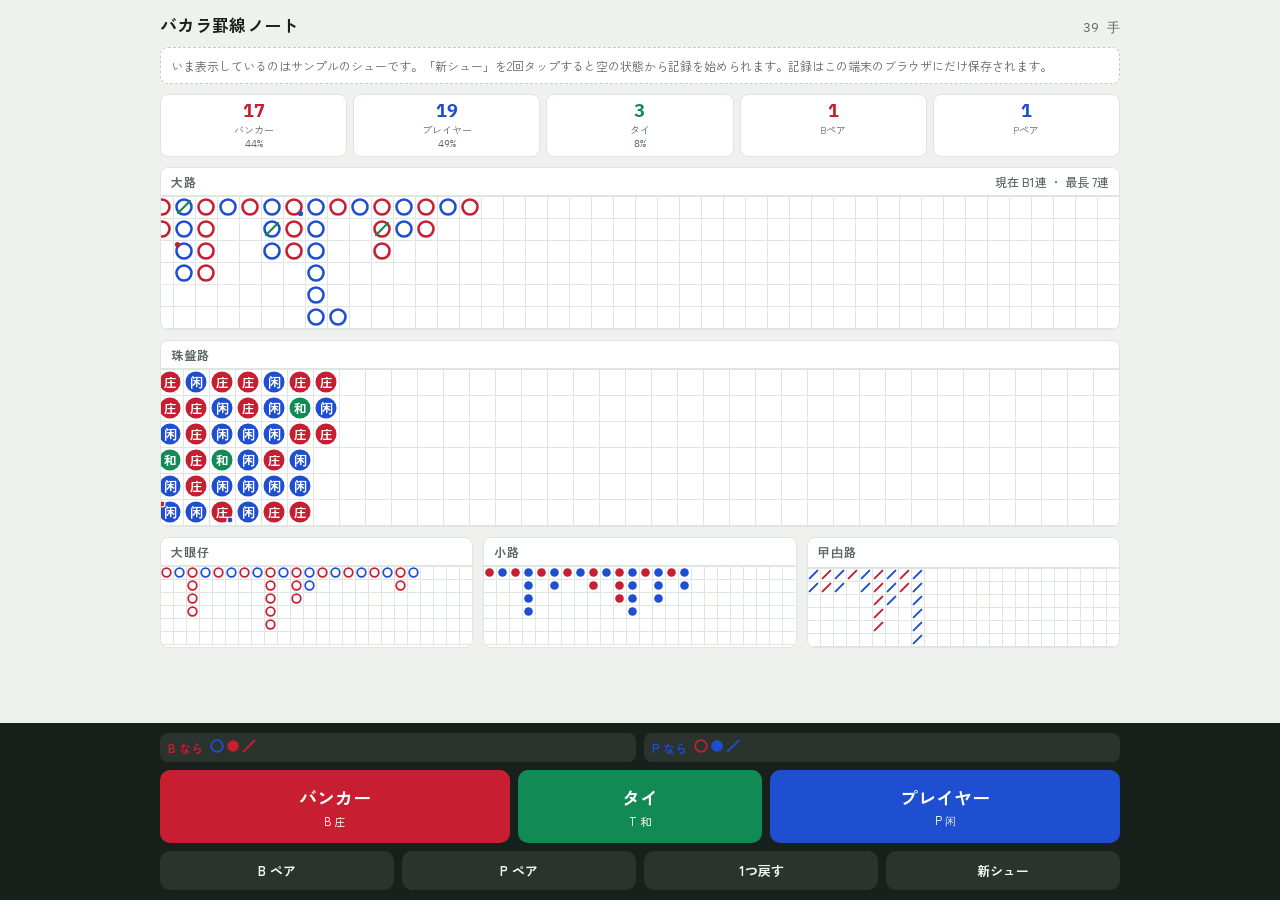
<file: index.html>
<!doctype html>
<html lang="ja">
<head>
<meta charset="utf-8">
<meta name="viewport" content="width=device-width, initial-scale=1, viewport-fit=cover, user-scalable=no">
<meta name="apple-mobile-web-app-capable" content="yes">
<meta name="mobile-web-app-capable" content="yes">
<meta name="apple-mobile-web-app-status-bar-style" content="black-translucent">
<meta name="apple-mobile-web-app-title" content="罫線ノート">
<meta name="theme-color" content="#18201c">
<link rel="manifest" href="manifest.webmanifest">
<link rel="apple-touch-icon" href="icon-180.png">
<style>
:root { color-scheme: light; padding-top: env(safe-area-inset-top, 0px); padding-bottom: 0; box-sizing: border-box; height: 100%; }
body { margin: 0; font-size: 14px; }
[hidden] { display: none !important; }
</style>
<title>バカラ罫線ノート</title>
<link rel="preconnect" href="https://fonts.googleapis.com">
<link rel="stylesheet" href="https://fonts.googleapis.com/css2?family=Zen+Kaku+Gothic+New:wght@500;700&family=IBM+Plex+Mono:wght@500;600&display=swap">
<style>
/* Layout: scoreboard sheet that scrolls, with a fixed input deck at the thumb's reach */
:root {
  --bg: #eef1ee;
  --sheet: #ffffff;
  --fg: #18201c;
  --muted: #5d6a63;
  --line: #dfe5e1;
  --line-strong: #c3ccc6;
  --banker: #c81e32;
  --player: #1f4fd1;
  --tie: #128a55;
  --deck: #18201c;
  --deck-fg: #f3f6f4;
  --deck-btn: #2a332e;
  --font-ui: "Zen Kaku Gothic New", "Hiragino Sans", "Noto Sans JP", system-ui, sans-serif;
  --font-num: "IBM Plex Mono", ui-monospace, "SFMono-Regular", Menlo, monospace;
}
@media (prefers-color-scheme: dark) {
  :root:not([data-theme="light"]) {
    --bg: #0d1210; --sheet: #151c18; --fg: #e8eeea; --muted: #94a39a;
    --line: #243029; --line-strong: #34433a;
    --banker: #ff5a6a; --player: #6d95ff; --tie: #3fc58a;
    --deck: #050806; --deck-fg: #e8eeea; --deck-btn: #1c2520;
    color-scheme: dark;
  }
}
:root[data-theme="dark"] {
  --bg: #0d1210; --sheet: #151c18; --fg: #e8eeea; --muted: #94a39a;
  --line: #243029; --line-strong: #34433a;
  --banker: #ff5a6a; --player: #6d95ff; --tie: #3fc58a;
  --deck: #050806; --deck-fg: #e8eeea; --deck-btn: #1c2520;
  color-scheme: dark;
}
html, body { height: 100%; }
body {
  background: var(--bg); color: var(--fg); font-family: var(--font-ui);
  -webkit-tap-highlight-color: transparent;
}
.app { display: flex; flex-direction: column; height: 100%; }
.sheet-wrap {
  flex: 1; overflow-y: auto; min-height: 0;
  padding-left: max(12px, env(safe-area-inset-left, 0px));
  padding-right: max(12px, env(safe-area-inset-right, 0px));
  padding-block: 12px 16px;
}
.sheet { max-width: 960px; margin: 0 auto; display: grid; gap: 10px; }
header.top { display: flex; align-items: baseline; justify-content: space-between; gap: 8px; flex-wrap: wrap; }
h1 { font-size: 17px; margin: 0; letter-spacing: .02em; text-wrap: balance; }
.hand-no { font-family: var(--font-num); font-size: 13px; color: var(--muted); }
.stats { display: grid; grid-template-columns: repeat(5, minmax(0, 1fr)); gap: 6px; }
.stat {
  background: var(--sheet); border: 1px solid var(--line); border-radius: 8px;
  padding: 6px 4px; text-align: center; min-width: 0;
}
.stat b { display: block; font-family: var(--font-num); font-size: 18px; font-variant-numeric: tabular-nums; line-height: 1.15; }
.stat span { display: block; font-size: 10px; color: var(--muted); white-space: nowrap; overflow: hidden; text-overflow: ellipsis; }
.stat small { display: block; font-family: var(--font-num); font-size: 10px; color: var(--muted); }
.stat.b b { color: var(--banker); } .stat.p b { color: var(--player); } .stat.t b { color: var(--tie); }
.road { background: var(--sheet); border: 1px solid var(--line); border-radius: 8px; overflow: hidden; }
.road h2 {
  margin: 0; padding: 5px 10px; font-size: 12px; font-weight: 700; color: var(--muted);
  letter-spacing: .08em; display: flex; justify-content: space-between; gap: 8px;
  border-bottom: 1px solid var(--line);
}
.road h2 em { font-style: normal; font-weight: 500; letter-spacing: 0; }
.scroller { overflow-x: auto; overscroll-behavior-x: contain; scrollbar-width: thin; }
.scroller svg { display: block; }
.derived { display: grid; grid-template-columns: repeat(3, minmax(0, 1fr)); gap: 10px; }
@media (max-width: 720px) { .derived { grid-template-columns: 1fr; } }
.notice {
  font-size: 12px; color: var(--muted); background: var(--sheet); border: 1px dashed var(--line-strong);
  border-radius: 8px; padding: 8px 10px; line-height: 1.6;
}

/* input deck */
.deck {
  background: var(--deck); color: var(--deck-fg);
  padding-left: max(12px, env(safe-area-inset-left, 0px));
  padding-right: max(12px, env(safe-area-inset-right, 0px));
  padding-block: 10px calc(10px + env(safe-area-inset-bottom, 0px));
}
.deck-inner { max-width: 960px; margin: 0 auto; display: grid; gap: 8px; }
.ask { display: grid; grid-template-columns: 1fr 1fr; gap: 8px; font-size: 12px; }
.ask div { display: flex; align-items: center; gap: 6px; background: var(--deck-btn); border-radius: 8px; padding: 5px 8px; min-width: 0; }
.ask .lbl { font-weight: 700; }
.ask .lbl.b { color: var(--banker); } .ask .lbl.p { color: var(--player); }
.ask svg { flex: none; }
.ask .none { color: #8a978f; font-size: 11px; }
.main-btns { display: grid; grid-template-columns: 1fr .7fr 1fr; gap: 8px; }
button {
  font-family: var(--font-ui); font-weight: 700; border: 0; cursor: pointer; color: inherit;
  border-radius: 10px; touch-action: manipulation;
}
button:focus-visible { outline: 3px solid #f5c542; outline-offset: 2px; }
.res { padding: 14px 4px; font-size: 18px; color: #fff; display: grid; gap: 2px; justify-items: center; }
.res small { font-size: 11px; font-weight: 500; opacity: .85; }
.res.b { background: var(--banker); } .res.p { background: var(--player); } .res.t { background: var(--tie); }
.res:active { transform: scale(.97); }
.sub-btns { display: grid; grid-template-columns: 1fr 1fr 1fr 1fr; gap: 8px; }
.sub-btns button { background: var(--deck-btn); color: var(--deck-fg); padding: 10px 4px; font-size: 13px; }
.sub-btns button[aria-pressed="true"].bp { background: var(--banker); color: #fff; }
.sub-btns button[aria-pressed="true"].pp { background: var(--player); color: #fff; }
.sub-btns button.arm { background: #f5c542; color: #18201c; }
@media (prefers-reduced-motion: reduce) { .res:active { transform: none; } }
</style>

</head>
<body>
<div class="app">
  <div class="sheet-wrap" id="sheetWrap">
    <div class="sheet">
      <header class="top">
        <h1>バカラ罫線ノート</h1>
        <span class="hand-no" id="handNo">0 手目</span>
      </header>
      <div class="notice" id="sampleNote" hidden>いま表示しているのはサンプルのシューです。「新シュー」を2回タップすると空の状態から記録を始められます。記録はこの端末のブラウザにだけ保存されます。</div>
      <div class="stats" id="stats"></div>
      <section class="road"><h2>大路 <em id="bigInfo"></em></h2><div class="scroller" id="bigRoad"></div></section>
      <section class="road"><h2>珠盤路</h2><div class="scroller" id="beadRoad"></div></section>
      <div class="derived">
        <section class="road"><h2>大眼仔</h2><div class="scroller" id="eyeRoad"></div></section>
        <section class="road"><h2>小路</h2><div class="scroller" id="smallRoad"></div></section>
        <section class="road"><h2>曱甴路</h2><div class="scroller" id="roachRoad"></div></section>
      </div>
    </div>
  </div>

  <div class="deck">
    <div class="deck-inner">
      <div class="ask" aria-label="問路（次の結果ごとの下三路の予測）">
        <div><span class="lbl b">B なら</span><span id="askB"></span></div>
        <div><span class="lbl p">P なら</span><span id="askP"></span></div>
      </div>
      <div class="main-btns">
        <button class="res b" id="btnB">バンカー<small>B 庄</small></button>
        <button class="res t" id="btnT">タイ<small>T 和</small></button>
        <button class="res p" id="btnP">プレイヤー<small>P 闲</small></button>
      </div>
      <div class="sub-btns">
        <button class="bp" id="btnBP" aria-pressed="false">B ペア</button>
        <button class="pp" id="btnPP" aria-pressed="false">P ペア</button>
        <button id="btnUndo">1つ戻す</button>
        <button id="btnNew">新シュー</button>
      </div>
    </div>
  </div>
</div>

<script>
(() => {
  const KEY = 'baccarat-roads-v1';
  const ROWS = 6;
  const SAMPLE = 'BBPTPPPBBBBPBPPTPBBBPPPPPPPBPBBTBPPBBPB'.split('').map((r, i) => ({ r, bp: i === 5, pp: i === 17 }));

  let state = load();
  let pairs = { bp: false, pp: false };

  function load() {
    try {
      const raw = localStorage.getItem(KEY);
      if (raw) { const s = JSON.parse(raw); if (Array.isArray(s.hands)) return { hands: s.hands, sample: !!s.sample }; }
    } catch (e) {}
    return { hands: SAMPLE.slice(), sample: true };
  }
  function save() { try { localStorage.setItem(KEY, JSON.stringify(state)); } catch (e) {} }

  // ---- road logic ----

  // Group a sequence of keyed items into logical columns (a new column when the key changes).
  function toColumns(items, key) {
    const cols = [];
    for (const it of items) {
      const last = cols[cols.length - 1];
      if (last && key(last[0]) === key(it)) last.push(it); else cols.push([it]);
    }
    return cols;
  }

  // Place logical columns on a 6-row grid, turning right (dragon tail) when blocked.
  function place(cols) {
    const occ = new Set();
    const cells = [];
    let startX = -1;
    for (const col of cols) {
      startX++;
      while (occ.has(startX + ',0')) startX++;
      let x = startX, y = 0, turned = false;
      col.forEach((it, i) => {
        if (i > 0) {
          if (!turned && y + 1 < ROWS && !occ.has(x + ',' + (y + 1))) y++;
          else { x++; turned = true; }
        }
        occ.add(x + ',' + y);
        cells.push({ x, y, it });
      });
    }
    return cells;
  }

  function bigRoadColumns(hands) {
    const entries = [];
    let leadTies = 0;
    for (const h of hands) {
      if (h.r === 'T') {
        if (entries.length) entries[entries.length - 1].ties++; else leadTies++;
      } else {
        entries.push({ r: h.r, ties: 0, bp: h.bp, pp: h.pp });
      }
    }
    if (entries.length) entries[0].ties += leadTies;
    return { cols: toColumns(entries, e => e.r), leadTies: entries.length ? 0 : leadTies };
  }

  // Derived roads: k = 1 (大眼仔), 2 (小路), 3 (曱甴路). Returns 'R' / 'B' per mark.
  function derivedMarks(cols, k) {
    const marks = [];
    cols.forEach((col, c) => {
      col.forEach((_, r) => {
        if (r === 0) {
          if (c - 1 - k < 0) return;
          marks.push(cols[c - 1].length === cols[c - 1 - k].length ? 'R' : 'B');
        } else {
          if (c - k < 0) return;
          marks.push(cols[c - k].length === r ? 'B' : 'R');
        }
      });
    });
    return marks;
  }

  function nextMark(hands, k, r) {
    const before = derivedMarks(bigRoadColumns(hands).cols, k).length;
    const after = derivedMarks(bigRoadColumns(hands.concat({ r })).cols, k);
    return after.length > before ? after[after.length - 1] : null;
  }

  // ---- drawing ----

  const colorOf = c => c === 'B' || c === 'R' ? 'var(--banker)' : c === 'P' || c === 'BL' ? 'var(--player)' : 'var(--tie)';

  function grid(container, cellSize, usedCols, body) {
    const w = container.clientWidth || 320;
    const cols = Math.max(usedCols + 4, Math.ceil(w / cellSize));
    const W = cols * cellSize, H = ROWS * cellSize;
    let lines = '';
    for (let i = 0; i <= cols; i++) lines += `<line x1="${i * cellSize}" y1="0" x2="${i * cellSize}" y2="${H}"/>`;
    for (let j = 0; j <= ROWS; j++) lines += `<line x1="0" y1="${j * cellSize}" x2="${W}" y2="${j * cellSize}"/>`;
    container.innerHTML = `<svg width="${W}" height="${H + 1}" viewBox="0 0 ${W} ${H + 1}" role="img">
      <g stroke="var(--line)" stroke-width="1" shape-rendering="crispEdges">${lines}</g>${body}</svg>`;
    container.scrollLeft = container.scrollWidth;
  }

  const ring = (cx, cy, r, color, sw) => `<circle cx="${cx}" cy="${cy}" r="${r}" fill="none" stroke="${color}" stroke-width="${sw}"/>`;
  const dot = (cx, cy, r, color) => `<circle cx="${cx}" cy="${cy}" r="${r}" fill="${color}"/>`;
  const slash = (cx, cy, r, color, sw) => `<line x1="${cx - r}" y1="${cy + r}" x2="${cx + r}" y2="${cy - r}" stroke="${color}" stroke-width="${sw}" stroke-linecap="round"/>`;

  function drawBig(cols, leadTies) {
    const el = document.getElementById('bigRoad');
    const s = 22;
    const cells = place(cols);
    let body = '', maxX = -1;
    for (const { x, y, it } of cells) {
      maxX = Math.max(maxX, x);
      const cx = x * s + s / 2, cy = y * s + s / 2;
      body += ring(cx, cy, s / 2 - 3.5, colorOf(it.r), 2.6);
      if (it.ties) {
        body += slash(cx, cy, s / 2 - 5, 'var(--tie)', 2.2);
        if (it.ties > 1) body += `<text x="${cx}" y="${cy + 3.5}" text-anchor="middle" font-size="10" font-weight="600" font-family="var(--font-num)" fill="var(--fg)">${it.ties}</text>`;
      }
      if (it.bp) body += dot(x * s + 4.5, y * s + 4.5, 2.6, 'var(--banker)');
      if (it.pp) body += dot(x * s + s - 4.5, y * s + s - 4.5, 2.6, 'var(--player)');
    }
    if (leadTies) body += slash(s / 2, s / 2, s / 2 - 5, 'var(--tie)', 2.2);
    grid(el, s, maxX + 1, body);
    const longest = cols.reduce((m, c) => Math.max(m, c.length), 0);
    const cur = cols[cols.length - 1];
    document.getElementById('bigInfo').textContent = cur ? `現在 ${cur[0].r === 'B' ? 'B' : 'P'}${cur.length}連 ・ 最長 ${longest}連` : '';
  }

  function drawBead(hands) {
    const el = document.getElementById('beadRoad');
    const s = 26;
    let body = '';
    const label = { B: '庄', P: '闲', T: '和' };
    hands.forEach((h, i) => {
      const x = Math.floor(i / ROWS), y = i % ROWS;
      const cx = x * s + s / 2, cy = y * s + s / 2;
      body += dot(cx, cy, s / 2 - 2.5, colorOf(h.r));
      body += `<text x="${cx}" y="${cy + 4.5}" text-anchor="middle" font-size="12.5" font-weight="700" fill="#fff" font-family="var(--font-ui)">${label[h.r]}</text>`;
      if (h.bp) body += `<circle cx="${x * s + 5}" cy="${y * s + 5}" r="3" fill="var(--banker)" stroke="var(--sheet)" stroke-width="1.2"/>`;
      if (h.pp) body += `<circle cx="${x * s + s - 5}" cy="${y * s + s - 5}" r="3" fill="var(--player)" stroke="var(--sheet)" stroke-width="1.2"/>`;
    });
    grid(el, s, Math.ceil(hands.length / ROWS), body);
  }

  const markShape = {
    1: (cx, cy, s, c) => ring(cx, cy, s / 2 - 2.2, c, 1.8),
    2: (cx, cy, s, c) => dot(cx, cy, s / 2 - 2.2, c),
    3: (cx, cy, s, c) => slash(cx, cy, s / 2 - 2.6, c, 2),
  };

  function drawDerived(id, cols, k) {
    const el = document.getElementById(id);
    const s = 13;
    const marks = derivedMarks(cols, k).map(m => ({ m }));
    const cells = place(toColumns(marks, o => o.m));
    let body = '', maxX = -1;
    for (const { x, y, it } of cells) {
      maxX = Math.max(maxX, x);
      body += markShape[k](x * s + s / 2, y * s + s / 2, s, it.m === 'R' ? 'var(--banker)' : 'var(--player)');
    }
    grid(el, s, maxX + 1, body);
  }

  function miniIcon(k, m) {
    if (!m) return '';
    const c = m === 'R' ? 'var(--banker)' : 'var(--player)';
    return `<svg width="16" height="16" viewBox="0 0 16 16" aria-label="${['', '大眼仔', '小路', '曱甴路'][k]} ${m === 'R' ? '赤' : '青'}">${markShape[k](8, 8, 16, c)}</svg>`;
  }

  function drawAsk(hands) {
    for (const r of ['B', 'P']) {
      const icons = [1, 2, 3].map(k => miniIcon(k, nextMark(hands, k, r))).join('');
      document.getElementById('ask' + r).innerHTML = icons || '<span class="none">まだ出ません</span>';
    }
  }

  function drawStats(hands) {
    const n = hands.length;
    const c = { B: 0, P: 0, T: 0, bp: 0, pp: 0 };
    hands.forEach(h => { c[h.r]++; if (h.bp) c.bp++; if (h.pp) c.pp++; });
    const pct = v => n ? Math.round(v / n * 100) + '%' : '–';
    document.getElementById('stats').innerHTML = `
      <div class="stat b"><b>${c.B}</b><span>バンカー</span> <small>${pct(c.B)}</small></div>
      <div class="stat p"><b>${c.P}</b><span>プレイヤー</span> <small>${pct(c.P)}</small></div>
      <div class="stat t"><b>${c.T}</b><span>タイ</span> <small>${pct(c.T)}</small></div>
      <div class="stat b"><b>${c.bp}</b><span>Bペア</span></div>
      <div class="stat p"><b>${c.pp}</b><span>Pペア</span></div>`;
    document.getElementById('handNo').textContent = `${n} 手`;
  }

  function render() {
    const hands = state.hands;
    const { cols, leadTies } = bigRoadColumns(hands);
    drawStats(hands);
    drawBig(cols, leadTies);
    drawBead(hands);
    drawDerived('eyeRoad', cols, 1);
    drawDerived('smallRoad', cols, 2);
    drawDerived('roachRoad', cols, 3);
    drawAsk(hands);
    document.getElementById('sampleNote').hidden = !state.sample;
    document.getElementById('btnBP').setAttribute('aria-pressed', pairs.bp);
    document.getElementById('btnPP').setAttribute('aria-pressed', pairs.pp);
  }

  // ---- input ----

  function add(r) {
    if (state.sample) state = { hands: [], sample: false };
    state.hands.push({ r, bp: pairs.bp, pp: pairs.pp });
    pairs = { bp: false, pp: false };
    save(); render();
  }
  document.getElementById('btnB').onclick = () => add('B');
  document.getElementById('btnP').onclick = () => add('P');
  document.getElementById('btnT').onclick = () => add('T');
  document.getElementById('btnBP').onclick = () => { pairs.bp = !pairs.bp; render(); };
  document.getElementById('btnPP').onclick = () => { pairs.pp = !pairs.pp; render(); };
  document.getElementById('btnUndo').onclick = () => {
    if (state.sample) return;
    state.hands.pop(); save(); render();
  };

  const newBtn = document.getElementById('btnNew');
  let armTimer = null;
  newBtn.onclick = () => {
    if (!newBtn.classList.contains('arm')) {
      newBtn.classList.add('arm'); newBtn.textContent = 'もう一度で消去';
      armTimer = setTimeout(disarm, 3000);
      return;
    }
    disarm();
    state = { hands: [], sample: false }; pairs = { bp: false, pp: false };
    save(); render();
  };
  function disarm() { clearTimeout(armTimer); newBtn.classList.remove('arm'); newBtn.textContent = '新シュー'; }

  let rt; addEventListener('resize', () => { clearTimeout(rt); rt = setTimeout(render, 150); });
  render();
})();
</script>
<script>
if ('serviceWorker' in navigator) addEventListener('load', () => navigator.serviceWorker.register('sw.js').catch(() => {}));
</script>
</body>
</html>
</file>
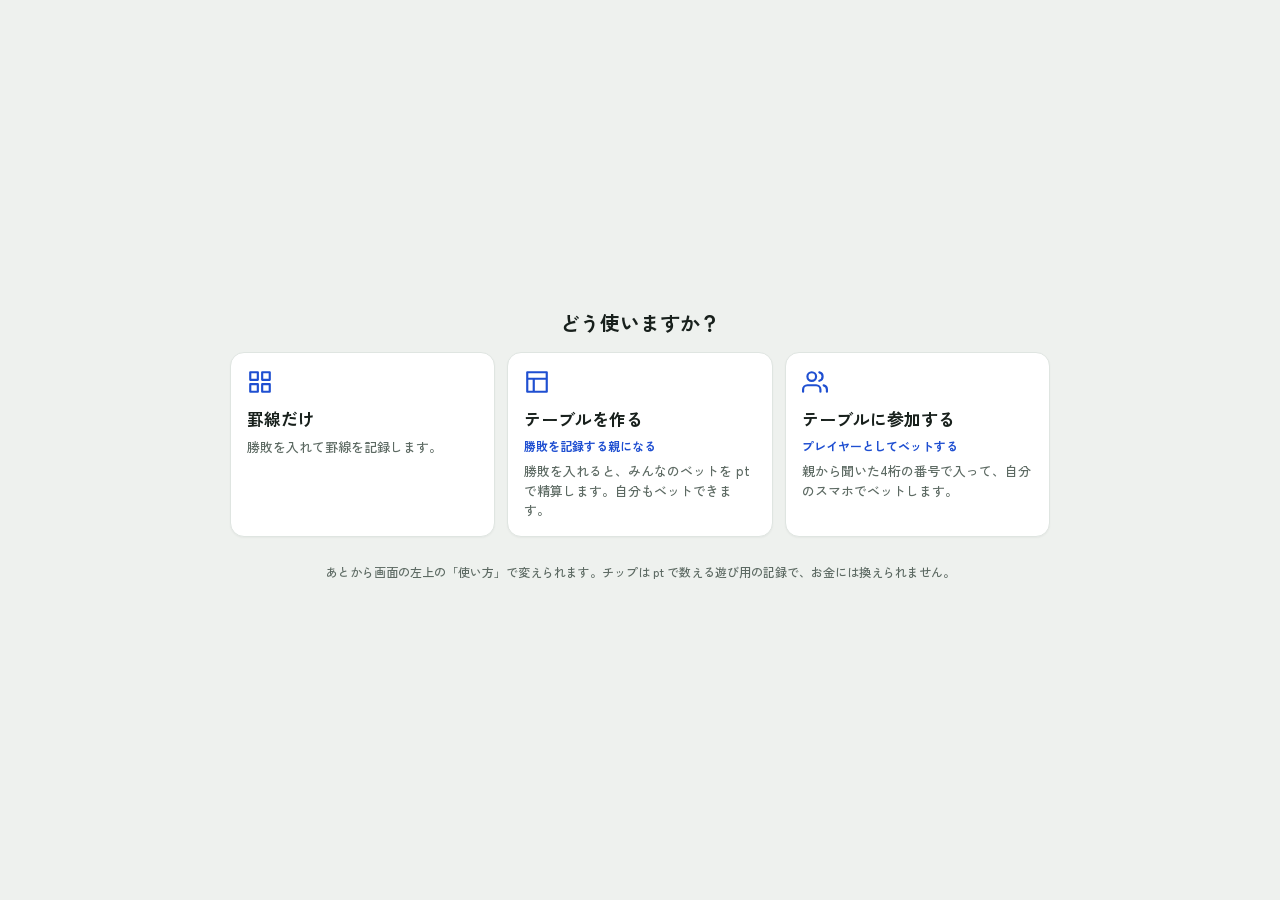
<file: docs/index.html>
<!doctype html>
<html lang="ja">
<head>
<meta charset="utf-8">
<meta name="viewport" content="width=device-width, initial-scale=1, viewport-fit=cover, user-scalable=no">
<meta name="apple-mobile-web-app-capable" content="yes">
<meta name="mobile-web-app-capable" content="yes">
<meta name="apple-mobile-web-app-status-bar-style" content="default">
<meta name="apple-mobile-web-app-title" content="バカラノート">
<meta name="theme-color" content="#eef1ee" media="(prefers-color-scheme: light)">
<meta name="theme-color" content="#0d1210" media="(prefers-color-scheme: dark)">
<meta name="description" content="広告なしのバカラ罫線の記録。大路・珠盤路・下三路・問路と、pt で数えるみんなのテーブル。">
<title>バカラノート</title>
<link rel="manifest" href="manifest.webmanifest">
<link rel="apple-touch-icon" href="icon-180.png">
<link rel="icon" href="icon-192.png">
<link rel="preconnect" href="https://fonts.googleapis.com">
<link rel="preconnect" href="https://fonts.gstatic.com" crossorigin>
<link rel="stylesheet" href="https://fonts.googleapis.com/css2?family=Zen+Kaku+Gothic+New:wght@500;700&family=IBM+Plex+Mono:wght@500;600&display=swap">
<link rel="stylesheet" href="css/app.css">
</head>
<body>
<div id="app"></div>
<div id="layer"></div>
<noscript>JavaScript をオンにしてください。</noscript>
<script type="module" src="js/app.js"></script>
</body>
</html>
</file>
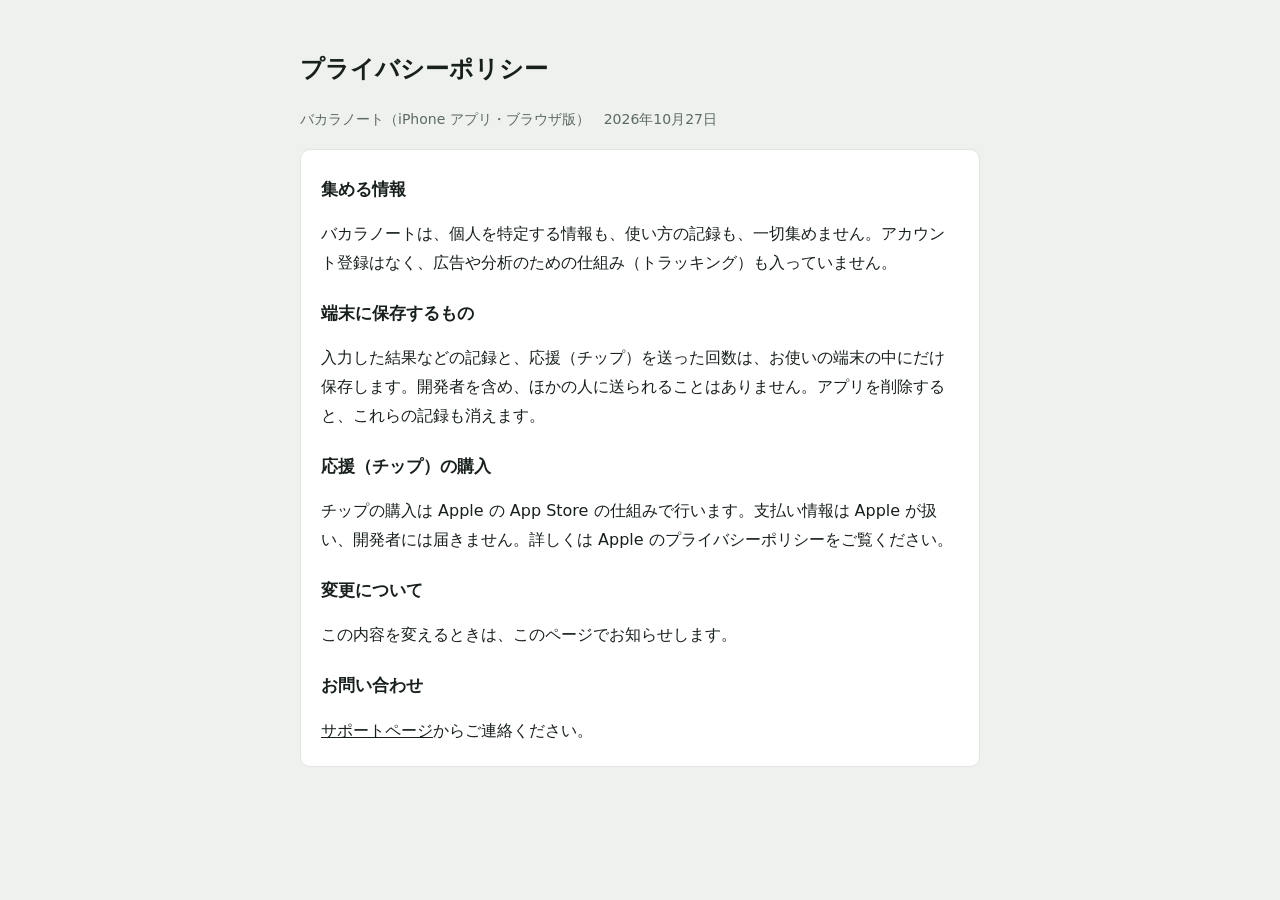
<file: docs/privacy.html>
<!doctype html>
<html lang="ja">
<head>
<meta charset="utf-8">
<meta name="viewport" content="width=device-width, initial-scale=1">
<title>プライバシーポリシー｜バカラノート</title>
<style>
:root { --bg: #eef1ee; --fg: #18201c; --muted: #5d6a63; --sheet: #fff; --line: #dfe5e1; }
@media (prefers-color-scheme: dark) { :root { --bg: #111613; --fg: #e8ede9; --muted: #9aa69f; --sheet: #1a201c; --line: #2c3530; } }
body { margin: 0; background: var(--bg); color: var(--fg); font: 16px/1.8 "Hiragino Sans", "Noto Sans JP", system-ui, sans-serif; }
main { max-width: 680px; margin: 0 auto; padding: 32px 16px 64px; }
section { background: var(--sheet); border: 1px solid var(--line); border-radius: 10px; padding: 4px 20px; margin: 16px 0; }
h1 { font-size: 24px; } h2 { font-size: 17px; margin-top: 20px; }
p.muted { color: var(--muted); font-size: 14px; }
a { color: inherit; }
</style>
</head>
<body>
<main>
<h1>プライバシーポリシー</h1>
<p class="muted">バカラノート（iPhone アプリ・ブラウザ版）　2026年10月27日</p>
<section>
<h2>集める情報</h2>
<p>バカラノートは、個人を特定する情報も、使い方の記録も、一切集めません。アカウント登録はなく、広告や分析のための仕組み（トラッキング）も入っていません。</p>
<h2>端末に保存するもの</h2>
<p>入力した結果などの記録と、応援（チップ）を送った回数は、お使いの端末の中にだけ保存します。開発者を含め、ほかの人に送られることはありません。アプリを削除すると、これらの記録も消えます。</p>
<h2>応援（チップ）の購入</h2>
<p>チップの購入は Apple の App Store の仕組みで行います。支払い情報は Apple が扱い、開発者には届きません。詳しくは Apple のプライバシーポリシーをご覧ください。</p>
<h2>変更について</h2>
<p>この内容を変えるときは、このページでお知らせします。</p>
<h2>お問い合わせ</h2>
<p><a href="support.html">サポートページ</a>からご連絡ください。</p>
</section>
</main>
</body>
</html>
</file>
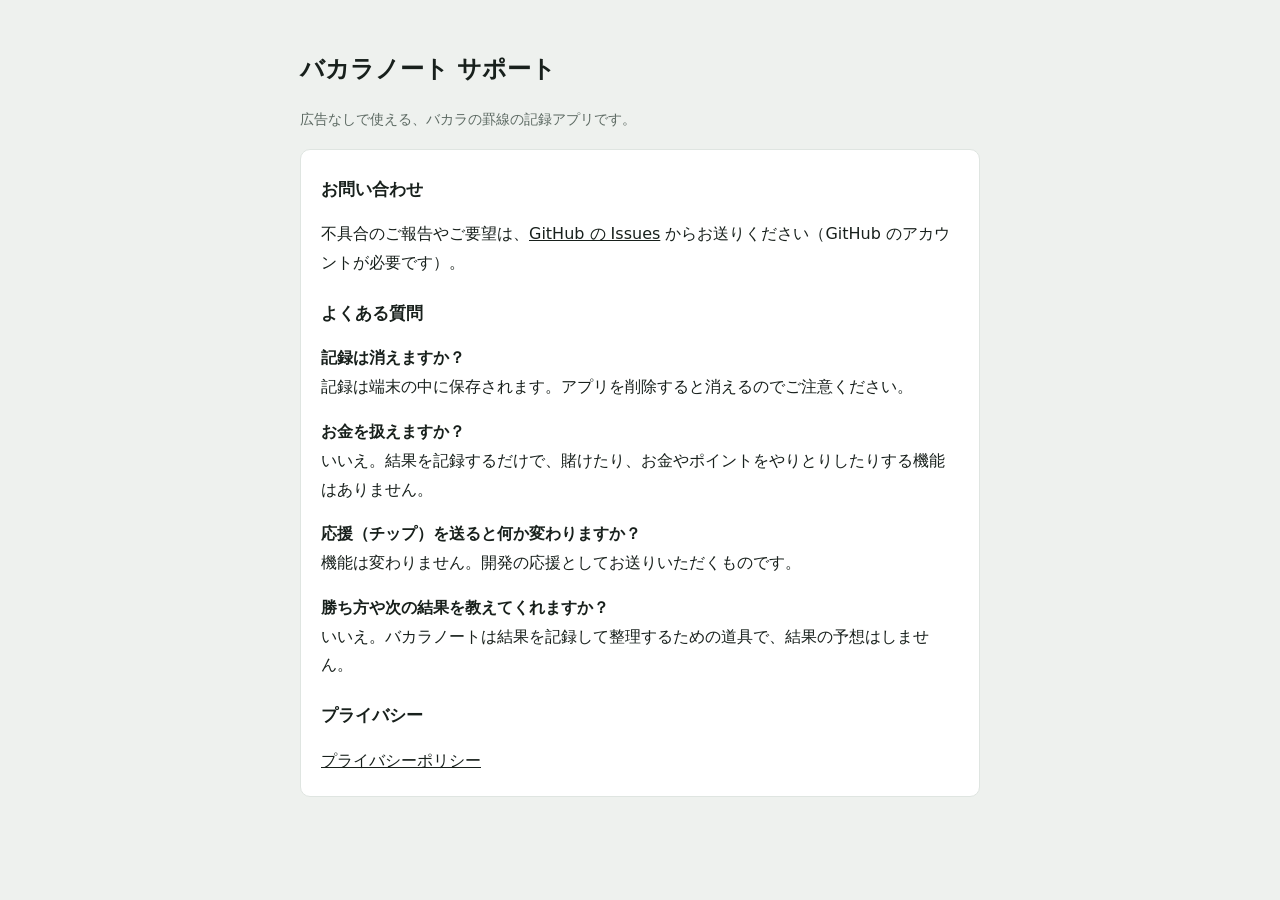
<file: docs/support.html>
<!doctype html>
<html lang="ja">
<head>
<meta charset="utf-8">
<meta name="viewport" content="width=device-width, initial-scale=1">
<title>サポート｜バカラノート</title>
<style>
:root { --bg: #eef1ee; --fg: #18201c; --muted: #5d6a63; --sheet: #fff; --line: #dfe5e1; }
@media (prefers-color-scheme: dark) { :root { --bg: #111613; --fg: #e8ede9; --muted: #9aa69f; --sheet: #1a201c; --line: #2c3530; } }
body { margin: 0; background: var(--bg); color: var(--fg); font: 16px/1.8 "Hiragino Sans", "Noto Sans JP", system-ui, sans-serif; }
main { max-width: 680px; margin: 0 auto; padding: 32px 16px 64px; }
section { background: var(--sheet); border: 1px solid var(--line); border-radius: 10px; padding: 4px 20px; margin: 16px 0; }
h1 { font-size: 24px; } h2 { font-size: 17px; margin-top: 20px; }
p.muted { color: var(--muted); font-size: 14px; }
a { color: inherit; }
</style>
</head>
<body>
<main>
<h1>バカラノート サポート</h1>
<p class="muted">広告なしで使える、バカラの罫線の記録アプリです。</p>
<section>
<h2>お問い合わせ</h2>
<p>不具合のご報告やご要望は、<a href="https://github.com/momoshirikubire/baccarat/issues">GitHub の Issues</a> からお送りください（GitHub のアカウントが必要です）。</p>
<h2>よくある質問</h2>
<p><b>記録は消えますか？</b><br>記録は端末の中に保存されます。アプリを削除すると消えるのでご注意ください。</p>
<p><b>お金を扱えますか？</b><br>いいえ。結果を記録するだけで、賭けたり、お金やポイントをやりとりしたりする機能はありません。</p>
<p><b>応援（チップ）を送ると何か変わりますか？</b><br>機能は変わりません。開発の応援としてお送りいただくものです。</p>
<p><b>勝ち方や次の結果を教えてくれますか？</b><br>いいえ。バカラノートは結果を記録して整理するための道具で、結果の予想はしません。</p>
<h2>プライバシー</h2>
<p><a href="privacy.html">プライバシーポリシー</a></p>
</section>
</main>
</body>
</html>
</file>
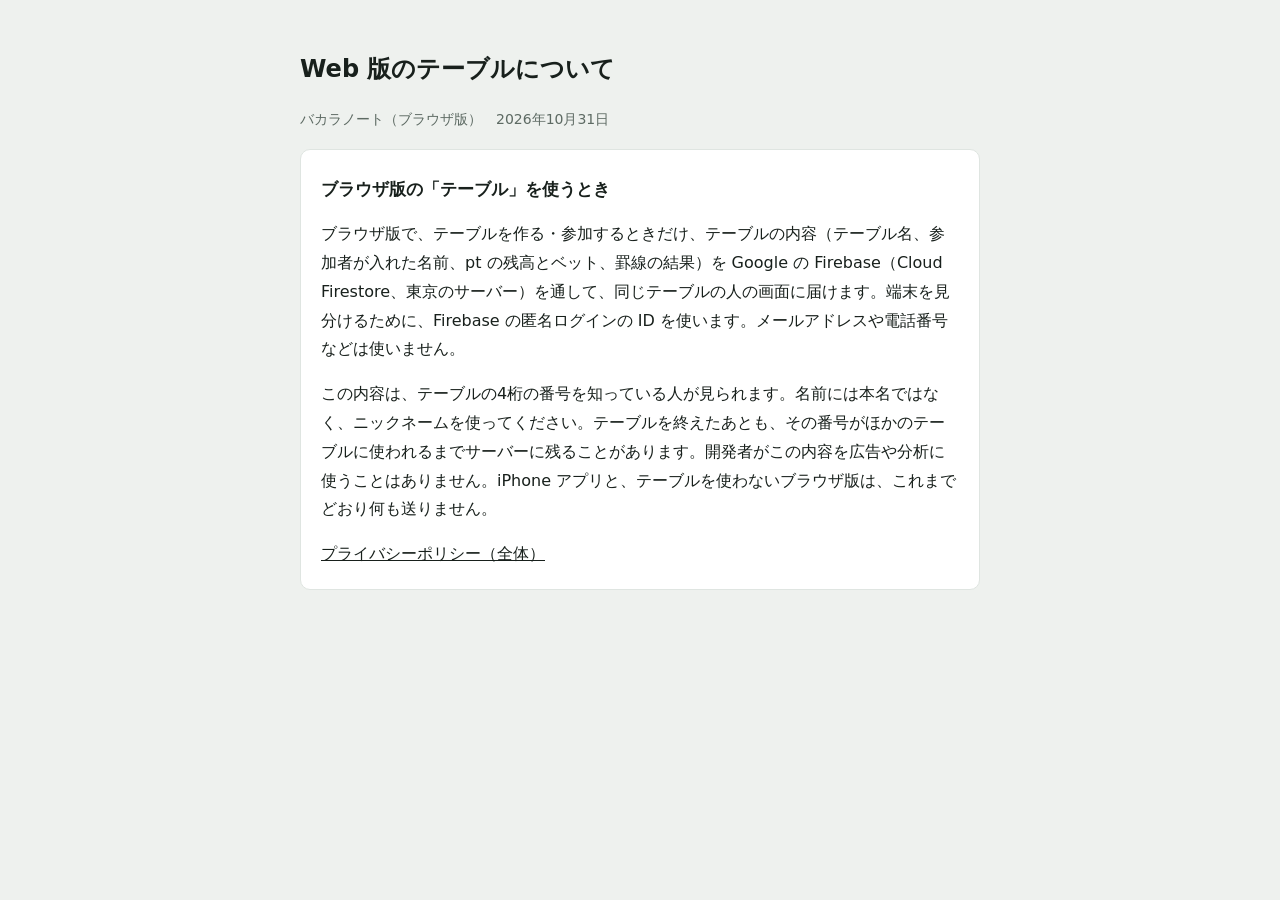
<file: docs/web-privacy.html>
<!doctype html>
<html lang="ja">
<head>
<meta charset="utf-8">
<meta name="viewport" content="width=device-width, initial-scale=1">
<title>Web 版のテーブルについて｜バカラノート</title>
<style>
:root { --bg: #eef1ee; --fg: #18201c; --muted: #5d6a63; --sheet: #fff; --line: #dfe5e1; }
@media (prefers-color-scheme: dark) { :root { --bg: #111613; --fg: #e8ede9; --muted: #9aa69f; --sheet: #1a201c; --line: #2c3530; } }
body { margin: 0; background: var(--bg); color: var(--fg); font: 16px/1.8 "Hiragino Sans", "Noto Sans JP", system-ui, sans-serif; }
main { max-width: 680px; margin: 0 auto; padding: 32px 16px 64px; }
section { background: var(--sheet); border: 1px solid var(--line); border-radius: 10px; padding: 4px 20px; margin: 16px 0; }
h1 { font-size: 24px; } h2 { font-size: 17px; margin-top: 20px; }
p.muted { color: var(--muted); font-size: 14px; }
a { color: inherit; }
</style>
</head>
<body>
<main>
<h1>Web 版のテーブルについて</h1>
<p class="muted">バカラノート（ブラウザ版）　2026年10月31日</p>
<section>
<h2>ブラウザ版の「テーブル」を使うとき</h2>
<p>ブラウザ版で、テーブルを作る・参加するときだけ、テーブルの内容（テーブル名、参加者が入れた名前、pt の残高とベット、罫線の結果）を Google の Firebase（Cloud Firestore、東京のサーバー）を通して、同じテーブルの人の画面に届けます。端末を見分けるために、Firebase の匿名ログインの ID を使います。メールアドレスや電話番号などは使いません。</p>
<p>この内容は、テーブルの4桁の番号を知っている人が見られます。名前には本名ではなく、ニックネームを使ってください。テーブルを終えたあとも、その番号がほかのテーブルに使われるまでサーバーに残ることがあります。開発者がこの内容を広告や分析に使うことはありません。iPhone アプリと、テーブルを使わないブラウザ版は、これまでどおり何も送りません。</p>
<p><a href="privacy.html">プライバシーポリシー（全体）</a></p>
</section>
</main>
</body>
</html>
</file>
<file: docs/css/app.css>
/* バカラノート（Web）。色はアプリの App/Theme.swift と同じ。 */
:root {
  --bg: #eef1ee; --sheet: #ffffff; --fg: #18201c; --muted: #5d6a63;
  --line: #dfe5e1; --line-strong: #c3ccc6;
  --banker: #c81e32; --player: #1f4fd1; --tie: #128a55; --warning: #f5c542;
  --deck: #18201c; --deck-fg: #f3f6f4; --deck-btn: #2a332e;
  --font-ui: "Zen Kaku Gothic New", "Hiragino Sans", "Noto Sans JP", system-ui, sans-serif;
  --font-num: "IBM Plex Mono", ui-monospace, "SFMono-Regular", Menlo, monospace;
  --radius: 10px;
  --sl: env(safe-area-inset-left, 0px); --sr: env(safe-area-inset-right, 0px);
  --st: env(safe-area-inset-top, 0px); --sb: env(safe-area-inset-bottom, 0px);
  color-scheme: light;
}
@media (prefers-color-scheme: dark) {
  :root:not([data-theme="light"]) {
    --bg: #0d1210; --sheet: #151c18; --fg: #e8eeea; --muted: #94a39a;
    --line: #243029; --line-strong: #34433a;
    --banker: #ff5a6a; --player: #6d95ff; --tie: #3fc58a;
    --deck: #050806; --deck-fg: #e8eeea; --deck-btn: #1c2520;
    color-scheme: dark;
  }
}
:root[data-theme="dark"] {
  --bg: #0d1210; --sheet: #151c18; --fg: #e8eeea; --muted: #94a39a;
  --line: #243029; --line-strong: #34433a;
  --banker: #ff5a6a; --player: #6d95ff; --tie: #3fc58a;
  --deck: #050806; --deck-fg: #e8eeea; --deck-btn: #1c2520;
  color-scheme: dark;
}

* { box-sizing: border-box; -webkit-tap-highlight-color: transparent; }
html, body { margin: 0; height: 100%; overflow: hidden; }
body { background: var(--bg); color: var(--fg); font: 500 14px/1.5 var(--font-ui); -webkit-text-size-adjust: 100%; overscroll-behavior: none; }
button { font: inherit; color: inherit; background: none; border: 0; padding: 0; cursor: pointer; touch-action: manipulation; }
button:disabled { cursor: default; opacity: .4; }
button:focus-visible, a:focus-visible, input:focus-visible { outline: 2px solid var(--player); outline-offset: 2px; }
input, select { font: inherit; color: inherit; }
[hidden] { display: none !important; }
.muted { color: var(--muted); }
.small { font-size: 12px; }
.grow { flex: 1; }
.num { font-family: var(--font-num); font-variant-numeric: tabular-nums; }
.b { color: var(--banker); } .p { color: var(--player); } .t { color: var(--tie); }
button.link { color: var(--player); font-weight: 700; padding: 6px 0; }

#app { height: 100%; display: flex; flex-direction: column; }

/* ---- ツールバー ---- */
.toolbar {
  flex: none; display: flex; align-items: center; gap: 4px; position: relative;
  padding: calc(var(--st) + 6px) calc(var(--sr) + 8px) 6px calc(var(--sl) + 8px);
  background: var(--bg); border-bottom: 1px solid var(--line); min-height: 48px;
}
.tb-left, .tb-right { display: flex; align-items: center; gap: 2px; min-width: 0; }
.tb-right { margin-left: auto; }
.tb-title { font-size: 16px; margin-left: 8px; white-space: nowrap; }
.tb-center { position: absolute; left: 50%; transform: translateX(-50%); font-size: 16px; white-space: nowrap; pointer-events: none; }
.tbtn {
  display: inline-flex; align-items: center; gap: 4px; padding: 7px 8px; border-radius: 8px;
  color: var(--player); font-weight: 700; font-size: 13px; white-space: nowrap;
}
.tbtn:active { background: var(--line); }
.tbtn.warn { color: var(--banker); }
@media (max-width: 430px) { .tbtn span { display: none; } .tbtn { padding: 8px; } }

/* ---- 画面の並び ---- */
.screen { flex: 1; min-height: 0; display: flex; }
.screen.stack { flex-direction: column; }
.screen.side { flex-direction: row; }
.pane { flex: 1; min-width: 0; min-height: 0; overflow-y: auto; -webkit-overflow-scrolling: touch; padding: 10px calc(var(--sr) + 10px) 10px calc(var(--sl) + 10px); }
.screen.side .pane { padding-right: 10px; }
.deck-wrap { flex: none; background: var(--deck); color: var(--deck-fg); }
.screen.side .deck-wrap { overflow-y: auto; padding-right: var(--sr); }
.screen.stack .deck-wrap { padding-bottom: var(--sb); }

/* ---- 罫線 ---- */
.board { display: flex; flex-direction: column; gap: 10px; }
.notice { font-size: 12px; color: var(--muted); background: var(--sheet); border-radius: 8px; padding: 10px; }
.stats { display: grid; grid-template-columns: repeat(5, 1fr); gap: 6px; }
.stat { background: var(--sheet); border-radius: 8px; padding: 6px 4px; text-align: center; display: flex; flex-direction: column; line-height: 1.2; }
.stat b { font: 600 20px var(--font-num); }
.stat span { font-size: 10px; font-weight: 700; letter-spacing: .04em; }
.stat small { font: 500 10px var(--font-num); color: var(--muted); }
.road { background: var(--sheet); border-radius: 8px; padding: 6px 8px 8px; }
.road h3 { margin: 0 0 4px; font-size: 12px; display: flex; gap: 8px; align-items: baseline; }
.road h3 em { font-style: normal; color: var(--muted); font-weight: 500; font-size: 11px; }
.scroller { overflow-x: auto; overflow-y: hidden; -webkit-overflow-scrolling: touch; scrollbar-width: thin; }
.scroller canvas { display: block; }
.board.compact .road.big { padding: 4px 6px 6px; }
.more { display: flex; align-items: center; gap: 4px; align-self: center; color: var(--player); font-weight: 700; font-size: 13px; padding: 6px 10px; }

/* ---- 入力盤 ---- */
.deck { padding: 10px; display: flex; flex-direction: column; gap: 8px; }
.deck-row { display: flex; gap: 8px; }
.deck-row > * { flex: 1; }
.res {
  border-radius: var(--radius); color: #fff; font-weight: 700; display: flex; flex-direction: column; align-items: center; justify-content: center;
  min-height: 64px; letter-spacing: .04em; font-size: 17px; line-height: 1.15; box-shadow: inset 0 -3px 0 rgba(0,0,0,.18);
}
.res small { font-size: 11px; opacity: .8; font-weight: 500; }
.res.b { background: var(--banker); } .res.p { background: var(--player); } .res.t { background: var(--tie); }
.res:active { transform: scale(.98); filter: brightness(.92); }
.deck.narrow .res { min-height: 0; flex: 1; }
.deck.narrow { height: 100%; }
.pair, .undo {
  background: var(--deck-btn); border-radius: 8px; min-height: 40px; font-weight: 700; font-size: 12px;
  display: flex; align-items: center; justify-content: center; gap: 4px; border: 2px solid transparent;
}
.pair.bp { color: #ff8a96; } .pair.pp { color: #9bb6ff; }
.pair[aria-pressed="true"].bp { background: var(--banker); color: #fff; }
.pair[aria-pressed="true"].pp { background: var(--player); color: #fff; }
.deck.narrow .undo { flex: none; width: 40px; }
.ask { background: var(--deck-btn); border-radius: 8px; padding: 6px 8px; display: flex; align-items: center; gap: 6px; font-size: 12px; min-height: 34px; }
.ask b.b { color: #ff8a96; } .ask b.p { color: #9bb6ff; }
.ask .none { opacity: .6; font-size: 11px; }
.deck-note { margin: 0; font-size: 11px; opacity: .7; }
.mini-stats { display: flex; flex-direction: column; gap: 2px; font-size: 12px; }
.mini-row { display: flex; align-items: center; gap: 6px; }
.mini-row strong { font: 600 15px var(--font-num); }
.mini-row small { font: 500 10px var(--font-num); opacity: .7; width: 32px; text-align: right; }
.mini-pairs { display: flex; justify-content: space-between; font-size: 11px; opacity: .8; }
i.dot { width: 9px; height: 9px; border-radius: 50%; display: inline-block; }
i.dot.b { background: var(--banker); } i.dot.p { background: var(--player); } i.dot.t { background: var(--tie); }
.screen.stack .deck { padding: 10px calc(var(--sr) + 10px) 10px calc(var(--sl) + 10px); }

/* ---- 使い方を選ぶ ---- */
.picker { flex: 1; overflow-y: auto; display: flex; padding: calc(var(--st) + 20px) calc(var(--sr) + 20px) calc(var(--sb) + 20px) calc(var(--sl) + 20px); }
.picker-inner { margin: auto; max-width: 820px; width: 100%; display: flex; flex-direction: column; gap: 14px; text-align: center; }
.picker h1 { font-size: 20px; margin: 0; }
.mode-cards { display: grid; grid-template-columns: repeat(auto-fit, minmax(200px, 1fr)); gap: 12px; }
.mode-card {
  background: var(--sheet); border-radius: 14px; padding: 16px; display: flex; flex-direction: column; gap: 6px; text-align: left;
  border: 1px solid var(--line); box-shadow: 0 1px 2px rgba(0,0,0,.04);
}
.mode-card:active { transform: scale(.99); }
.mode-card b { font-size: 17px; }
.mode-card em { font-style: normal; font-size: 12px; font-weight: 700; color: var(--player); }
.mode-card span:last-child { font-size: 13px; color: var(--muted); }
.mode-icon { color: var(--player); }

/* ---- シート ---- */
#layer { position: fixed; inset: 0; pointer-events: none; z-index: 10; }
#layer > * { pointer-events: auto; }
.sheet-backdrop, .alert-backdrop, .menu-backdrop { position: fixed; inset: 0; display: flex; }
.sheet-backdrop { background: rgba(0,0,0,.35); align-items: flex-end; justify-content: center; animation: fade .16s; }
.sheet-panel {
  background: var(--bg); width: 100%; max-width: 560px; max-height: calc(100% - var(--st) - 24px);
  border-radius: 16px 16px 0 0; display: flex; flex-direction: column; animation: up .2s ease-out; overflow: hidden;
}
.sheet-panel.wide { max-width: 820px; }
@media (orientation: landscape) {
  .sheet-backdrop { align-items: center; }
  .sheet-panel { border-radius: 16px; max-height: calc(100% - 24px); }
}
.sheet-head { display: flex; align-items: center; padding: 12px 16px; border-bottom: 1px solid var(--line); gap: 8px; }
.sheet-head h2 { margin: 0; font-size: 16px; flex: 1; }
.sheet-close { color: var(--player); font-weight: 700; padding: 4px 6px; }
.sheet-body { overflow-y: auto; padding: 14px 16px calc(var(--sb) + 16px); -webkit-overflow-scrolling: touch; }
.leaving { opacity: 0; transition: opacity .16s; }
@keyframes fade { from { opacity: 0; } }
@keyframes up { from { transform: translateY(30px); opacity: 0; } }

.alert-backdrop { background: rgba(0,0,0,.4); align-items: center; justify-content: center; padding: 20px; animation: fade .12s; z-index: 2; }
.alert { background: var(--sheet); border-radius: 14px; width: 100%; max-width: 320px; padding: 18px 16px 10px; text-align: center; }
.alert h3 { margin: 0 0 6px; font-size: 16px; }
.alert p { margin: 0 0 12px; font-size: 13px; color: var(--muted); white-space: pre-line; }
.alert-buttons { display: flex; flex-direction: column; gap: 2px; }
.alert-buttons button { padding: 11px; font-weight: 700; color: var(--player); border-top: 1px solid var(--line); }
.alert-buttons .destructive { color: var(--banker); }
.alert-buttons .cancel { font-weight: 500; }

.menu-backdrop { z-index: 2; }
.menu {
  position: fixed; background: var(--sheet); border-radius: 12px; min-width: 240px; padding: 6px 0;
  box-shadow: 0 8px 30px rgba(0,0,0,.18); border: 1px solid var(--line); animation: fade .12s;
}
.menu button { display: flex; align-items: center; width: 100%; padding: 10px 14px 10px 8px; text-align: left; gap: 4px; }
.menu button:active { background: var(--line); }
.menu-check { width: 22px; display: inline-flex; color: var(--player); }
.menu-heading { font-size: 11px; color: var(--muted); padding: 8px 14px 2px 30px; }

.toast {
  position: fixed; left: 50%; bottom: calc(var(--sb) + 24px); transform: translateX(-50%); z-index: 3;
  background: var(--fg); color: var(--bg); padding: 10px 16px; border-radius: 20px; font-size: 13px; font-weight: 700; max-width: 90%;
  animation: fade .16s; transition: opacity .3s;
}

/* ---- 結果の大きな表示 ---- */
.splash {
  position: fixed; inset: 0; display: flex; flex-direction: column; align-items: center; justify-content: center; gap: 6px;
  color: #fff; animation: pop .22s ease-out; transition: opacity .3s; z-index: 4;
}
.splash.B { background: var(--banker); } .splash.P { background: var(--player); } .splash.T { background: var(--tie); }
.splash.closed { background: #18201c; }
.splash-no { font-size: 15px; opacity: .85; font-weight: 700; }
.splash-title { font-size: clamp(56px, 16vmin, 140px); font-weight: 700; letter-spacing: .06em; line-height: 1; }
.splash-pairs { font-size: 22px; font-weight: 700; }
.splash-net { font: 600 30px var(--font-num); background: rgba(0,0,0,.18); padding: 4px 16px; border-radius: 30px; margin-top: 8px; }
@keyframes pop { from { opacity: 0; transform: scale(1.04); } }

/* ---- ルール ---- */
.segmented { display: flex; background: var(--line); border-radius: 9px; padding: 2px; margin-bottom: 14px; }
.segmented button { flex: 1; padding: 7px; border-radius: 7px; font-size: 13px; font-weight: 700; }
.segmented button[aria-pressed="true"] { background: var(--sheet); box-shadow: 0 1px 3px rgba(0,0,0,.1); }
.judge { display: grid; gap: 14px; }
@media (min-width: 640px) { .judge { grid-template-columns: 1fr 1fr; } }
.judge-picks { display: flex; flex-direction: column; gap: 10px; }
.judge-picks p { margin: 0; font-size: 12px; }
.hand-row { display: flex; align-items: center; gap: 6px; }
.hand-row > b { width: 64px; font-size: 13px; }
.hand-row b.p { color: var(--player); } .hand-row b.b { color: var(--banker); }
.card {
  width: 46px; height: 62px; border-radius: 7px; background: var(--sheet); border: 2px dashed var(--line-strong);
  display: flex; flex-direction: column; align-items: center; justify-content: center; line-height: 1.1;
}
.card b { font: 600 20px var(--font-num); }
.card small { font-size: 9px; color: var(--muted); }
.card.set { border-style: solid; }
.card.p.set { border-color: var(--player); } .card.b.set { border-color: var(--banker); }
.card.open { border-color: var(--warning); border-style: solid; }
.rank-picker { display: grid; grid-template-columns: repeat(7, 1fr); gap: 6px; }
.rank-picker button { background: var(--sheet); border-radius: 7px; padding: 8px 0; font: 600 16px var(--font-num); border: 1px solid var(--line); }
.steps { margin: 0; padding: 12px 12px 12px 30px; background: var(--sheet); border-radius: 10px; display: flex; flex-direction: column; gap: 6px; font-size: 13px; }
.steps li:last-child { font-weight: 700; }
.rules { display: flex; flex-direction: column; gap: 10px; }
.card-box { background: var(--sheet); border-radius: 10px; padding: 12px; }
.card-box h4 { margin: 0 0 6px; font-size: 14px; }
.card-box p { margin: 0 0 6px; font-size: 13px; }
.rule-table { border-collapse: collapse; width: 100%; font-size: 13px; }
.rule-table th, .rule-table td { padding: 6px 4px; border-top: 1px solid var(--line); text-align: left; }
.rule-table th { width: 64px; font-family: var(--font-num); }

/* ---- 応援 ---- */
.dev-note { display: flex; flex-direction: column; gap: 10px; }
.dev-note p { margin: 0; font-size: 14px; }
.dev-head { display: flex; gap: 10px; align-items: center; }
.dev-head img { border-radius: 50%; object-fit: cover; }
.dev-head div { display: flex; flex-direction: column; }
.dev-head small { color: var(--muted); font-size: 12px; }
.sns { display: flex; gap: 8px; }
.sns-btn { flex: 1; text-align: center; padding: 10px; border-radius: 10px; font-weight: 700; text-decoration: none; color: #fff; }
.sns-btn.ig { background: linear-gradient(45deg, #f09433, #dc2743 50%, #bc1888); }
.sns-btn.tt { background: #111; }
.tip-link { display: block; text-align: center; padding: 12px; border-radius: 10px; background: var(--banker); color: #fff; font-weight: 700; text-decoration: none; }

/* ---- 過去のシュー ---- */
.shoe-list { list-style: none; margin: 0; padding: 0; display: flex; flex-direction: column; gap: 6px; }
.shoe-list li { display: flex; background: var(--sheet); border-radius: 10px; overflow: hidden; }
.shoe-list li > button:first-child { flex: 1; display: flex; gap: 10px; padding: 12px; align-items: center; text-align: left; font-size: 13px; flex-wrap: wrap; }
.shoe-list .del { color: var(--banker); padding: 0 14px; font-weight: 700; font-size: 12px; border-left: 1px solid var(--line); }
.empty { text-align: center; padding: 30px 10px; }
.empty p { color: var(--muted); font-size: 13px; }

/* ===== テーブル（親・プレイヤー） ===== */
.up { color: #1fa86a; } .down { color: var(--banker); }
.band .up, .deck-wrap .up, .mybet .up { color: #6fd9a8; } .band .down, .deck-wrap .down, .mybet .down { color: #ff8a96; }

/* ボタン */
.primary, .secondary, .danger, .warn-btn {
  display: inline-flex; align-items: center; justify-content: center; gap: 6px; border-radius: 10px; font-weight: 700; min-height: 40px; padding: 0 14px;
}
.primary { background: var(--fg); color: var(--bg); }
.primary.big { min-height: 54px; font-size: 16px; border-radius: 14px; width: 100%; }
.secondary { background: var(--sheet); border: 1px solid var(--line); }
.danger { background: var(--sheet); border: 1px solid var(--line); color: var(--banker); }
.warn-btn { background: var(--warning); color: #000; min-height: 26px; font-size: 12px; padding: 0 8px; border-radius: 7px; }
.wide { width: 100%; }
.row-btns { display: flex; gap: 8px; justify-content: flex-end; margin-top: 8px; }

/* 札 */
.pill { display: inline-flex; align-items: center; gap: 4px; font-size: 11px; font-weight: 700; padding: 2px 8px; border-radius: 20px; white-space: nowrap; }
.pill.open { background: var(--warning); color: #000; }
.pill.open i { width: 7px; height: 7px; border-radius: 50%; background: #000; }
.pill.closed { background: var(--banker); color: #fff; }
.o-pill { display: inline-block; color: #fff; font-weight: 700; font-size: 11px; padding: 1px 7px; border-radius: 20px; }
.o-pill.B { background: var(--banker); } .o-pill.P { background: var(--player); } .o-pill.T { background: var(--tie); }
.o-pill.big { font-size: 22px; padding: 4px 16px; }

/* 上の帯 */
.band {
  flex: none; display: flex; gap: 10px; align-items: stretch; background: var(--deck); color: var(--deck-fg);
  padding: 8px calc(var(--sr) + 12px) 8px calc(var(--sl) + 12px); overflow: hidden;
}
.band-info { display: flex; gap: 10px; flex: none; font-size: 11px; line-height: 1.3; }
.band-info > div { display: flex; flex-direction: column; gap: 3px; justify-content: center; }
.band-info small { font-size: 9px; opacity: .7; }
.band .code { font: 600 20px var(--font-num); letter-spacing: .06em; }
.band .bank { font-size: 11px; }
.band-last { flex: none; display: flex; flex-direction: column; gap: 2px; justify-content: center; font-size: 11px; }
.band-members { display: flex; gap: 6px; overflow-x: auto; flex: 1; min-width: 0; align-items: stretch; scrollbar-width: none; }
.band-members::-webkit-scrollbar { display: none; }
.band-members > .pill { align-self: center; }
.m-col { display: flex; flex-direction: column; gap: 3px; flex: none; }
.member {
  background: var(--deck-btn); color: var(--deck-fg); border-radius: 8px; padding: 5px 8px; min-width: 116px; text-align: left;
  display: flex; flex-direction: column; gap: 1px; font-size: 11px; line-height: 1.3; flex: none; border: 1.5px solid transparent;
}
button.member:active { filter: brightness(1.15); }
.member.me { background: #3e4c45; border-color: rgba(243,246,244,.9); }
.m-top { display: flex; gap: 4px; align-items: baseline; }
.m-top b { font-size: 12px; max-width: 110px; overflow: hidden; text-overflow: ellipsis; white-space: nowrap; }
.m-top small { font-size: 9px; opacity: .7; }
.m-top em { font-style: normal; font: 600 11px var(--font-num); }
.m-bal { opacity: .85; } .m-bal small { font-size: 9px; opacity: .75; }
.m-bets { display: flex; gap: 5px; font: 600 11px var(--font-num); }
.m-bets .b { color: #ff8a96; } .m-bets .p { color: #9db6ff; } .m-bets .t { color: #6fd9a8; }
.m-none { opacity: .6; }
.m-ask { align-self: flex-start; background: var(--warning); color: #000; font-size: 9px; font-weight: 700; padding: 0 6px; border-radius: 10px; }
.add-member { flex: none; display: flex; align-items: center; gap: 4px; background: var(--deck-btn); border-radius: 8px; padding: 0 10px; font-size: 12px; font-weight: 700; }

/* 勝敗の入力盤（親） */
.deck-wrap.dealer { display: flex; flex-direction: column; justify-content: flex-end; }
.screen.side .deck-wrap.dealer { justify-content: space-between; }
.deck-top { padding: 8px 10px 0; display: flex; flex-direction: column; gap: 6px; }
.close-btn { background: var(--warning); color: #000; border-radius: 10px; min-height: 40px; font-weight: 700; font-size: 13px; display: flex; align-items: center; justify-content: center; gap: 6px; }
.close-bar { display: flex; align-items: center; gap: 6px; min-height: 28px; }
.close-bar small, .deck-label { font-size: 11px; opacity: .7; }
.deck-label { font-weight: 700; }

/* あなたのベット（親もベットするとき） */
.mybet { flex: none; width: 270px; background: #2f3a34; color: var(--deck-fg); padding: 10px; overflow-y: auto; display: flex; flex-direction: column; gap: 6px; justify-content: flex-end; }
.mybet.inline { width: auto; border-radius: 12px; margin-top: 10px; }
.mybet-head { display: flex; align-items: center; justify-content: space-between; font-size: 12px; }

/* ベットの盤 */
.deck-wrap.player { padding: 10px; display: flex; flex-direction: column; gap: 8px; justify-content: flex-end; }
.screen.stack .deck-wrap.player { padding: 8px calc(var(--sr) + 10px) calc(var(--sb) + 8px) calc(var(--sl) + 10px); }
.betpad { display: flex; flex-direction: column; gap: 7px; color: var(--deck-fg); }
.bp-limits { margin: 0; font-size: 10px; opacity: .75; }
.bp-closed { background: var(--banker); color: #fff; border-radius: 8px; padding: 4px 6px; display: flex; flex-wrap: wrap; justify-content: center; align-items: center; gap: 2px 6px; font-size: 12px; }
.bp-closed small { font-size: 10px; opacity: .85; width: 100%; text-align: center; }
.bp-row { display: flex; gap: 6px; }
.bp-row > * { flex: 1; min-width: 0; }
.fig { background: var(--deck-btn); border-radius: 8px; padding: 3px 4px; text-align: center; display: flex; flex-direction: column; line-height: 1.2; }
.fig small { font-size: 10px; opacity: .7; }
.fig b { font-size: 15px; overflow: hidden; text-overflow: ellipsis; }
.betpad.is-closed .bp-keys { opacity: .4; }
.bp-keys { display: flex; flex-direction: column; gap: 6px; }
.spot { border-radius: 12px; color: #fff; min-height: 40px; display: flex; flex-direction: column; align-items: center; justify-content: center; line-height: 1.2; border: 2px solid transparent; opacity: 1; }
.spot b { font-size: 13px; } .spot small { font-size: 10px; opacity: .75; }
.spot.tall { min-height: 64px; } .spot.tall b { font-size: 16px; }
.betpad.compact .spot.tall { min-height: 48px; }
.spot.b { background: color-mix(in srgb, var(--banker) 55%, var(--deck)); }
.spot.p { background: color-mix(in srgb, var(--player) 55%, var(--deck)); }
.spot.t { background: color-mix(in srgb, var(--tie) 55%, var(--deck)); }
.spot.on { border-color: #fff; } .spot.on small { opacity: 1; }
.spot.b.on { background: var(--banker); } .spot.p.on { background: var(--player); } .spot.t.on { background: var(--tie); }
.bp-row .spot.t.tall { flex: 0 0 76px; }
.spot:disabled { opacity: 1; }
.padbtn { background: var(--deck-btn); border-radius: 8px; min-height: 32px; font-size: 12px; font-weight: 700; }
.settle-line { font-size: 12px; display: flex; flex-direction: column; gap: 2px; }
.settle-line > div { display: flex; flex-wrap: wrap; align-items: center; gap: 6px; }
.settle-line small { font-size: 11px; opacity: .85; }
.deck-card { background: var(--deck); border-radius: 16px; padding: 14px; margin: 10px 0; }

/* 金額のシート */
.amount { display: grid; grid-template-columns: 1fr 1fr; gap: 16px; align-items: center; }
@media (max-width: 480px) { .amount { grid-template-columns: 1fr; } }
.amount-left { display: flex; flex-direction: column; align-items: center; gap: 6px; text-align: center; }
.amount-value { font-size: 40px; font-weight: 700; line-height: 1.1; }
.amount-right { display: flex; flex-direction: column; gap: 8px; }
.amount-grid { display: grid; grid-template-columns: 1fr 1fr; gap: 8px; }
.amt { background: var(--sheet); border: 1px solid var(--line); border-radius: 12px; min-height: 46px; font: 600 16px var(--font-num); }
.amount-right .primary { min-height: 46px; }

/* NO MORE BETS */
.nomore { position: fixed; inset: 0; background: rgba(0,0,0,.82); color: #fff; display: flex; flex-direction: column; align-items: center; justify-content: center; gap: 6px; z-index: 4; animation: fade .15s; transition: opacity .3s; text-align: center; padding: 20px; }
.nomore b { font-size: clamp(40px, 11vw, 80px); font-weight: 700; letter-spacing: .02em; line-height: 1; }
.nomore span { font-size: 16px; opacity: .8; }

/* 入力欄 */
.field { display: flex; align-items: center; gap: 8px; margin-top: 8px; }
.field > span { width: 80px; flex: none; font-size: 13px; }
.field.col { flex-direction: column; align-items: stretch; gap: 4px; }
.field.col > span { width: auto; font-weight: 700; }
.field input, .field select, .ask-form input {
  flex: 1; min-width: 0; height: 40px; border-radius: 8px; border: 1px solid var(--line); background: var(--bg); padding: 0 10px; font-size: 16px;
}
.field em { font-style: normal; color: var(--muted); }
.choices { display: flex; gap: 6px; flex-wrap: wrap; }
.choice { flex: 1 1 auto; min-height: 40px; border-radius: 10px; background: var(--bg); font-weight: 700; font-size: 13px; padding: 0 10px; white-space: nowrap; }
.choice[aria-pressed="true"] { background: var(--fg); color: var(--bg); }
.limit-now { margin: 8px 0 0; font-size: 13px; }
.toggle-row { display: flex; width: 100%; align-items: center; gap: 10px; text-align: left; padding: 8px 0; }
.toggle-row + .toggle-row { border-top: 1px solid var(--line); }
.toggle-row span { flex: 1; display: flex; flex-direction: column; }
.toggle-row small { color: var(--muted); font-size: 12px; }
.switch { width: 46px; height: 28px; border-radius: 14px; background: var(--line-strong); position: relative; flex: none; transition: background .15s; }
.switch::after { content: ''; position: absolute; top: 2px; left: 2px; width: 24px; height: 24px; border-radius: 50%; background: #fff; box-shadow: 0 1px 3px rgba(0,0,0,.25); transition: transform .15s; }
[aria-checked="true"] > .switch { background: var(--tie); }
[aria-checked="true"] > .switch::after { transform: translateX(18px); }
.ask-form { display: flex; flex-direction: column; gap: 10px; }
.ask-form p { margin: 0; }

/* テーブルを作る */
.setup { flex: 1; min-height: 0; display: flex; gap: 14px; padding: 12px calc(var(--sr) + 16px) calc(var(--sb) + 12px) calc(var(--sl) + 16px); overflow-y: auto; }
.setup.side { align-items: flex-start; }
.setup.stack { flex-direction: column; }
.setup-form { flex: 1; display: flex; flex-direction: column; gap: 12px; min-width: 0; }
.setup.side .setup-form { overflow-y: auto; max-height: 100%; padding-bottom: 12px; }
.setup-side { width: 280px; flex: none; display: flex; flex-direction: column; gap: 10px; position: sticky; top: 0; }
.setup.stack .setup-side { width: 100%; position: static; }
.setup .card-box h4, .manage .card-box h4 { font-size: 12px; color: var(--muted); }
.setup-summary { background: var(--deck); color: var(--deck-fg); border-radius: 14px; padding: 14px; display: flex; flex-direction: column; gap: 8px; }
.setup-summary small { font-size: 11px; opacity: .7; font-weight: 700; }
.setup-summary h3 { margin: 0; font-size: 18px; }
.setup-summary p { margin: 0; font-size: 11px; opacity: .65; }
.s-row { display: flex; justify-content: space-between; align-items: baseline; font-size: 13px; }
.s-row span { opacity: .75; }

/* 参加する */
.join { flex: 1; overflow-y: auto; display: flex; padding: 20px calc(var(--sr) + 16px) calc(var(--sb) + 20px) calc(var(--sl) + 16px); }
.join-card { margin: auto; width: 100%; max-width: 420px; background: var(--sheet); border-radius: 16px; padding: 18px; display: flex; flex-direction: column; gap: 12px; }
.join-card p { margin: 0; }
.code-input { font-size: 28px !important; height: 56px !important; letter-spacing: .3em; text-align: center; }

/* テーブルのシート */
.manage { display: flex; flex-direction: column; gap: 10px; }
.manage-actions { display: flex; gap: 8px; flex-wrap: wrap; }
.kv { display: flex; flex-direction: column; }
.kv > div { display: flex; justify-content: space-between; align-items: baseline; padding: 6px 0; gap: 10px; font-size: 14px; }
.kv > div + div { border-top: 1px solid var(--line); }
.kv span { color: var(--muted); font-size: 13px; }
.kv .code { font-size: 24px; letter-spacing: .08em; }
.people, .moves { list-style: none; margin: 0; padding: 0; }
.people li { display: flex; align-items: center; gap: 8px; padding: 8px 0; border-top: 1px solid var(--line); font-size: 14px; }
.people li:first-child { border-top: 0; }
.people .del { color: var(--banker); font-size: 12px; font-weight: 700; padding: 4px 6px; }
.moves li { display: flex; align-items: center; gap: 8px; padding: 6px 0; border-top: 1px solid var(--line); font-size: 13px; }
.moves li span { flex: 1; }
.tag { background: var(--warning); color: #000; font-size: 10px; font-weight: 700; padding: 0 6px; border-radius: 8px; flex: none !important; }

/* 結果 */
.summary { display: flex; flex-direction: column; gap: 10px; }
.summary h4 { margin: 4px 0 0; }
.bank-row { display: flex; align-items: center; gap: 12px; padding: 4px 4px; color: var(--muted); }
.bank-row div { flex: 1; display: flex; flex-direction: column; color: var(--fg); }
.bank-row small { font-size: 11px; color: var(--muted); }
.bank-row strong { font-size: 18px; }
.result-rows { list-style: none; margin: 0; padding: 0; background: var(--sheet); border-radius: 12px; }
.result-rows li { display: flex; gap: 12px; align-items: center; padding: 10px 12px; border-top: 1px solid var(--line); position: relative; }
.result-rows li:first-child { border-top: 0; }
.result-rows li.me { background: color-mix(in srgb, var(--player) 8%, var(--sheet)); }
.result-rows li.me::before { content: ''; position: absolute; left: 0; top: 8px; bottom: 8px; width: 4px; border-radius: 2px; background: var(--fg); }
.result-rows .grow { display: flex; flex-direction: column; }
.result-rows .grow small { color: var(--muted); font-size: 12px; }
.rank { width: 22px; color: var(--muted); font-weight: 600; }
.you { display: inline-block; background: var(--fg); color: var(--bg); font-size: 10px; font-weight: 700; padding: 0 6px; border-radius: 10px; margin-left: 6px; }
.r-net { text-align: right; display: flex; flex-direction: column; }
.r-net strong { font-size: 16px; }
.r-net small { color: var(--muted); font-size: 11px; }
.screen.side .deck-wrap.player { padding-right: calc(var(--sr) + 10px); }
/* 帯がある画面は高さが足りないので、集計を小さくする */
.band ~ .screen .stat { padding: 3px 4px; }
.band ~ .screen .stat b { font-size: 16px; }
.band ~ .screen .stat small { display: none; }

/* ===== 横向きで高さが低いとき（iPhone の Safari など）：ツールバー・帯・入力盤を詰める ===== */
@media (orientation: landscape) and (max-height: 519px) {
  .toolbar { min-height: 0; padding-top: calc(var(--st) + 2px); padding-bottom: 2px; }
  .tbtn { padding: 4px 6px; font-size: 12px; gap: 3px; }
  .tbtn svg { width: 15px; height: 15px; }
  .tb-title, .tb-center { font-size: 14px; }
  .band { padding-top: 4px; padding-bottom: 4px; gap: 8px; }
  .band-info { gap: 8px; }
  .band-info small { display: none; }
  .band .code { font-size: 16px; }
  .band .bank { font-size: 10px; }
  .member { padding: 3px 7px; min-width: 100px; font-size: 10px; }
  .m-top b { font-size: 11px; }
  .member .m-bal small { display: none; }
  .band-last small { display: none; }
  .pane { padding-top: 6px; padding-bottom: 6px; }
  .deck-top { padding: 6px 8px 0; gap: 4px; }
  .close-btn { min-height: 32px; font-size: 12px; }
  .deck-label { display: none; }
  .deck { padding: 6px 8px; gap: 6px; }
  .deck.wide .res { min-height: 46px; font-size: 15px; }
  .deck.wide .pair, .deck.wide .undo { min-height: 32px; }
  .deck-wrap.player { padding-top: 6px; padding-bottom: 6px; gap: 5px; }
  .betpad { gap: 5px; }
  .betpad .spot.tall { min-height: 42px; }
  .betpad .spot { min-height: 32px; }
  .betpad .padbtn { min-height: 28px; }
  .fig b { font-size: 13px; }
  .bp-limits { display: none; }
  .mybet { padding: 6px 8px; }
  .deck-wrap.player { justify-content: flex-start; }
  .deck-wrap.player .settle-line { display: none; }
  .board.compact .road.big { padding: 2px 4px 4px; }
  .board.compact .road.big h3 { margin-bottom: 2px; font-size: 11px; }
}
</file>
